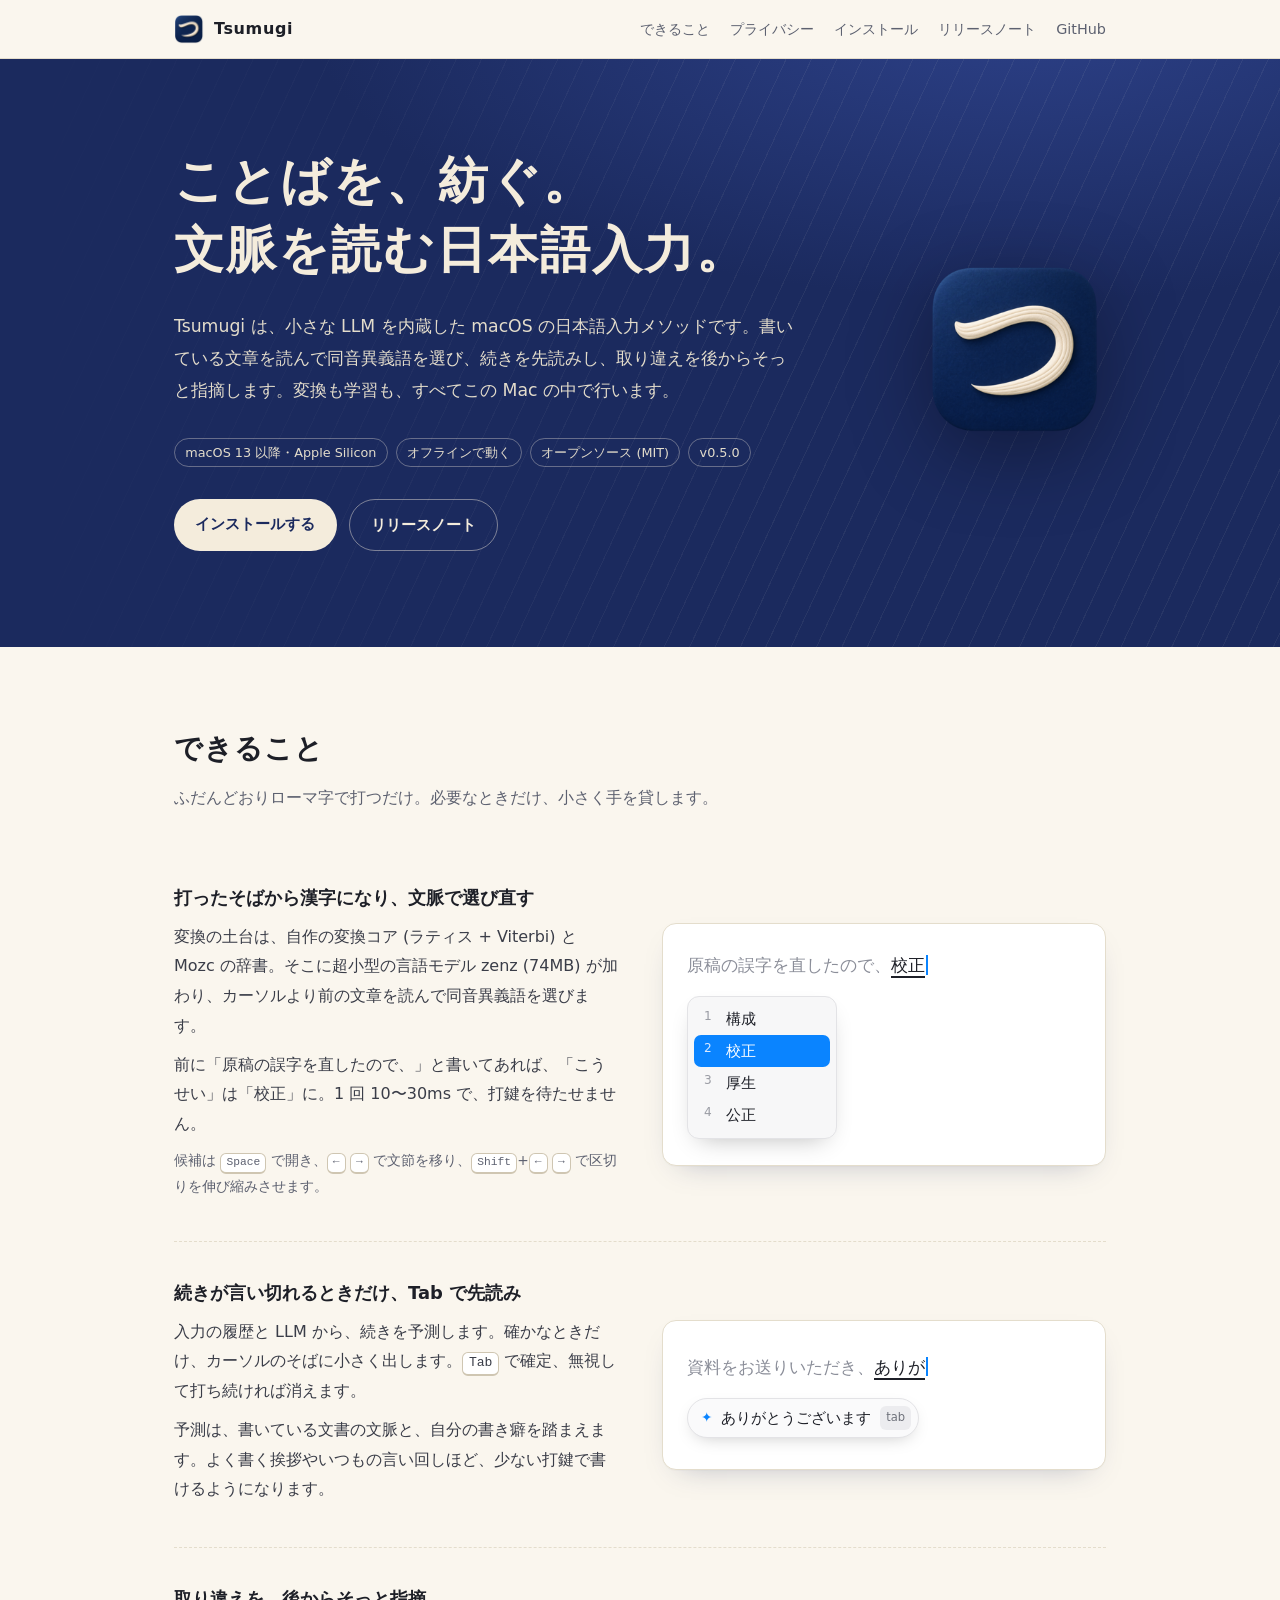
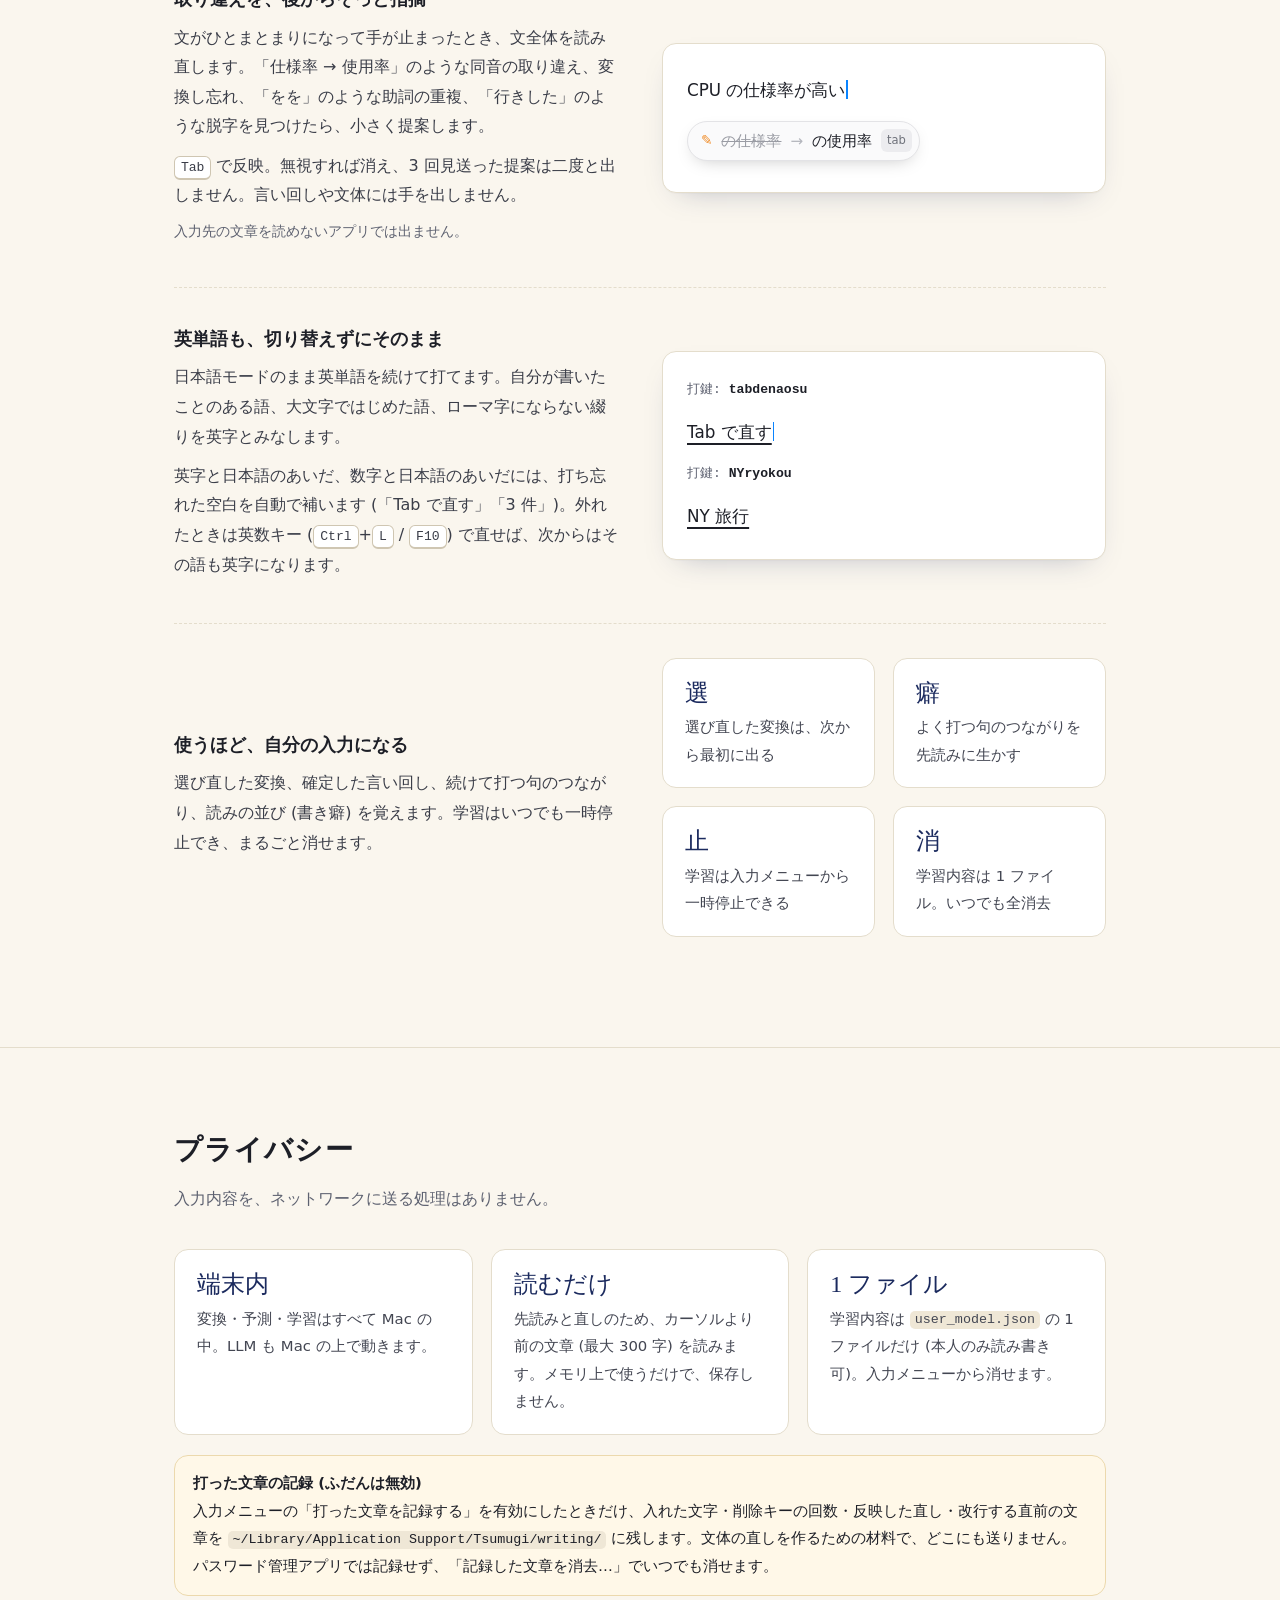
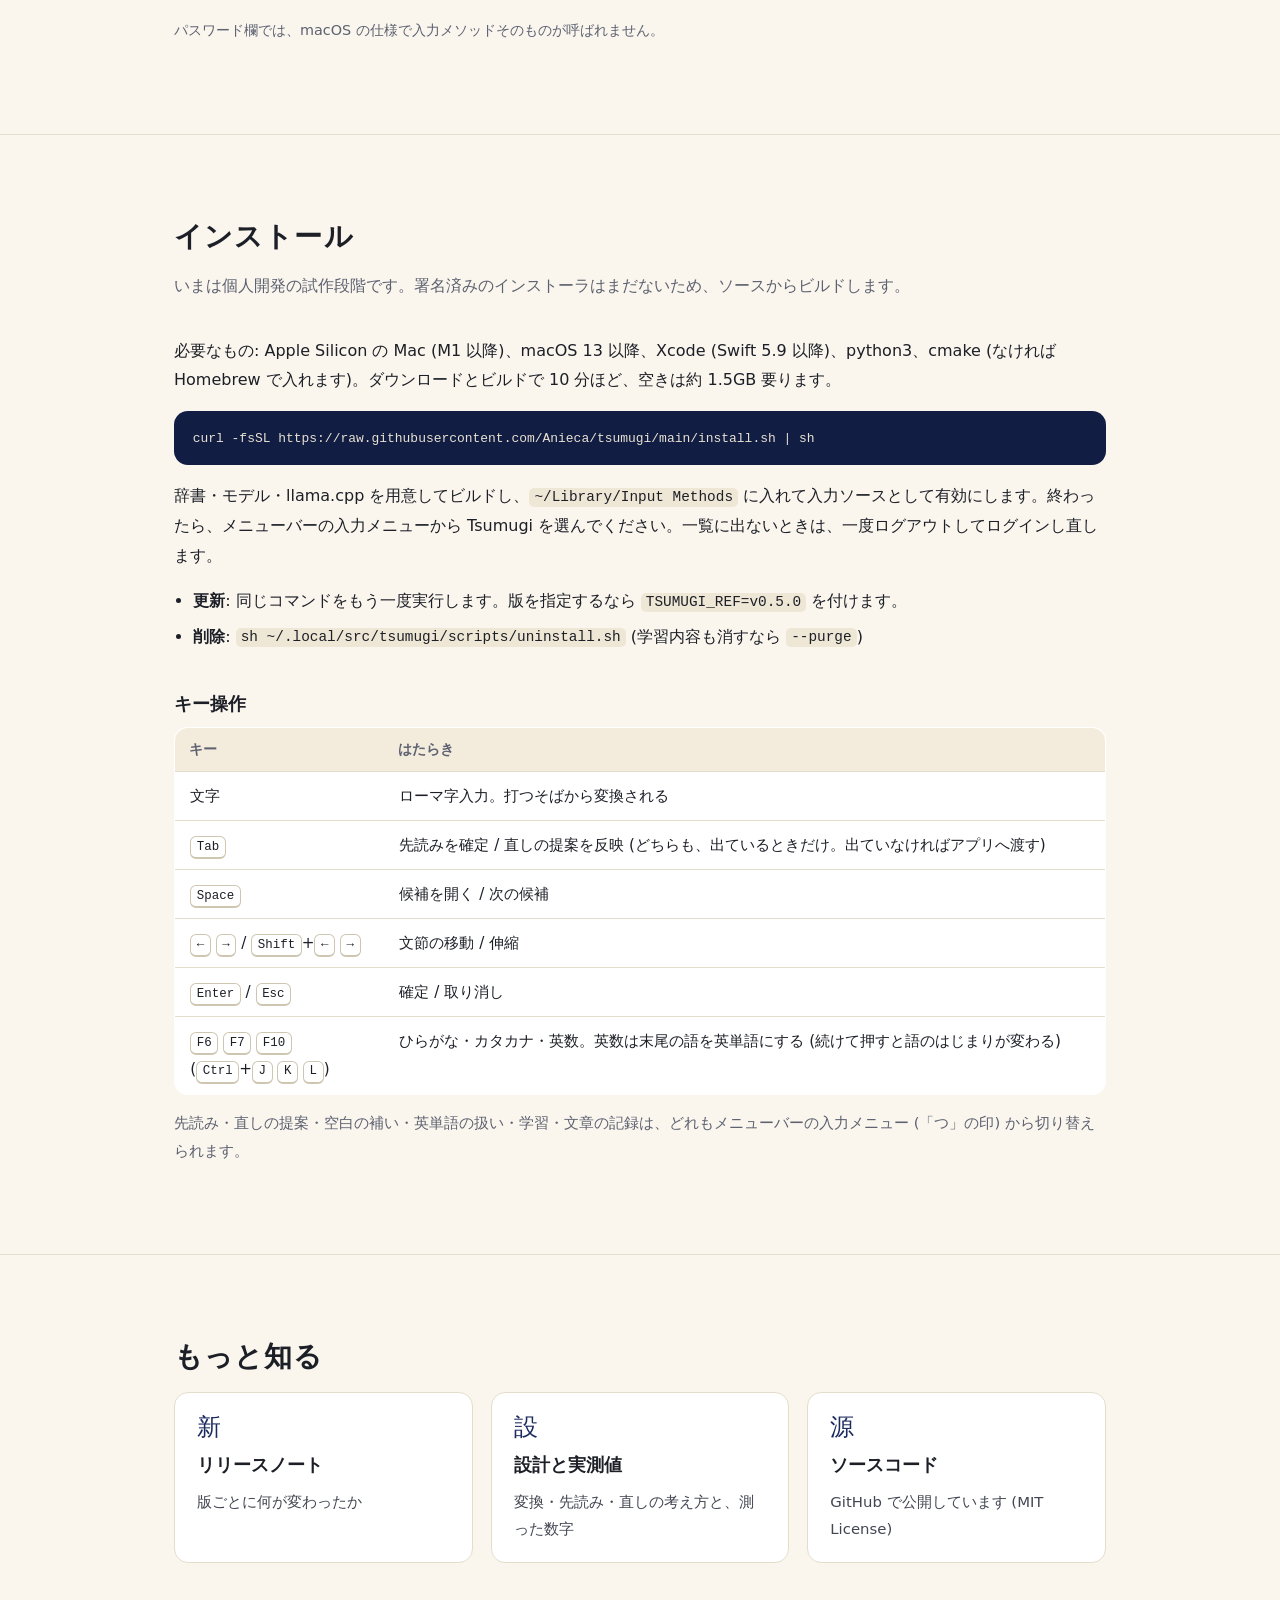
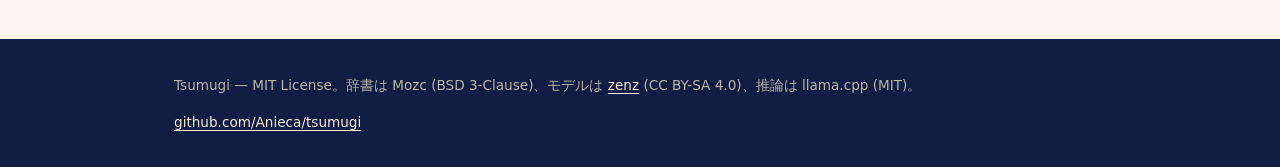
<file: docs/index.html>
<!DOCTYPE html>
<html lang="ja">
<head>
<meta charset="utf-8">
<meta name="viewport" content="width=device-width, initial-scale=1">
<title>Tsumugi — ローカル LLM を内蔵した日本語入力メソッド</title>
<meta name="description" content="Tsumugi は、小さな LLM を内蔵した macOS の日本語入力メソッドです。文脈を読んで変換し、続きを先読みし、取り違えを後から指摘します。変換も学習もすべて Mac の中。">
<link rel="icon" href="images/icon.png">
<link rel="stylesheet" href="site.css">
</head>
<body>

<header class="top">
  <div class="wrap">
    <a class="brand" href="./"><img src="images/icon.png" alt="">Tsumugi</a>
    <nav>
      <a href="#features">できること</a>
      <a href="#privacy">プライバシー</a>
      <a href="#install">インストール</a>
      <a href="releases.html">リリースノート</a>
      <a href="https://github.com/Anieca/tsumugi">GitHub</a>
    </nav>
  </div>
</header>

<div class="hero">
  <div class="wrap">
    <div>
      <h1>ことばを、紡ぐ。<br>文脈を読む日本語入力。</h1>
      <p class="lead">Tsumugi は、小さな LLM を内蔵した macOS の日本語入力メソッドです。書いている文章を読んで同音異義語を選び、続きを先読みし、取り違えを後からそっと指摘します。変換も学習も、すべてこの Mac の中で行います。</p>
      <div class="badges">
        <span class="badge">macOS 13 以降・Apple Silicon</span>
        <span class="badge">オフラインで動く</span>
        <span class="badge">オープンソース (MIT)</span>
        <span class="badge">v0.5.0</span>
      </div>
      <div class="cta">
        <a class="btn primary" href="#install">インストールする</a>
        <a class="btn ghost" href="releases.html">リリースノート</a>
      </div>
    </div>
    <img class="icon" src="images/icon.png" alt="Tsumugi のアイコン。藍色の地に絹糸で描いた「つ」">
  </div>
</div>

<main>

<section id="features">
  <div class="wrap">
    <h2>できること</h2>
    <p class="sub">ふだんどおりローマ字で打つだけ。必要なときだけ、小さく手を貸します。</p>

    <div class="feature">
      <div>
        <h3>打ったそばから漢字になり、文脈で選び直す</h3>
        <p>変換の土台は、自作の変換コア (ラティス + Viterbi) と Mozc の辞書。そこに超小型の言語モデル zenz (74MB) が加わり、カーソルより前の文章を読んで同音異義語を選びます。</p>
        <p>前に「原稿の誤字を直したので、」と書いてあれば、「こうせい」は「校正」に。1 回 10〜30ms で、打鍵を待たせません。</p>
        <p class="note">候補は <kbd>Space</kbd> で開き、<kbd>←</kbd> <kbd>→</kbd> で文節を移り、<kbd>Shift</kbd>+<kbd>←</kbd> <kbd>→</kbd> で区切りを伸び縮みさせます。</p>
      </div>
      <div class="stage" aria-label="変換の例">
        <div class="doc"><span class="ctx">原稿の誤字を直したので、</span><span class="pre">校正</span><span class="caret"></span></div>
        <div class="cands" aria-hidden="true">
          <div><span>1</span>構成</div>
          <div class="on"><span>2</span>校正</div>
          <div><span>3</span>厚生</div>
          <div><span>4</span>公正</div>
        </div>
      </div>
    </div>

    <div class="feature">
      <div>
        <h3>続きが言い切れるときだけ、Tab で先読み</h3>
        <p>入力の履歴と LLM から、続きを予測します。確かなときだけ、カーソルのそばに小さく出します。<kbd>Tab</kbd> で確定、無視して打ち続ければ消えます。</p>
        <p>予測は、書いている文書の文脈と、自分の書き癖を踏まえます。よく書く挨拶やいつもの言い回しほど、少ない打鍵で書けるようになります。</p>
      </div>
      <div class="stage" aria-label="先読みの例">
        <div class="doc"><span class="ctx">資料をお送りいただき、</span><span class="pre">ありが</span><span class="caret"></span></div>
        <div class="pill"><span class="ico spark">✦</span><span>ありがとうございます</span><span class="key">tab</span></div>
      </div>
    </div>

    <div class="feature">
      <div>
        <h3>取り違えを、後からそっと指摘</h3>
        <p>文がひとまとまりになって手が止まったとき、文全体を読み直します。「仕様率 → 使用率」のような同音の取り違え、変換し忘れ、「をを」のような助詞の重複、「行きした」のような脱字を見つけたら、小さく提案します。</p>
        <p><kbd>Tab</kbd> で反映。無視すれば消え、3 回見送った提案は二度と出しません。言い回しや文体には手を出しません。</p>
        <p class="note">入力先の文章を読めないアプリでは出ません。</p>
      </div>
      <div class="stage" aria-label="直しの提案の例">
        <div class="doc">CPU の仕様率が高い<span class="caret"></span></div>
        <div class="pill"><span class="ico fix">✎</span><span class="from">の仕様率</span><span class="arrow">→</span><span>の使用率</span><span class="key">tab</span></div>
      </div>
    </div>

    <div class="feature">
      <div>
        <h3>英単語も、切り替えずにそのまま</h3>
        <p>日本語モードのまま英単語を続けて打てます。自分が書いたことのある語、大文字ではじめた語、ローマ字にならない綴りを英字とみなします。</p>
        <p>英字と日本語のあいだ、数字と日本語のあいだには、打ち忘れた空白を自動で補います (「Tab で直す」「3 件」)。外れたときは英数キー (<kbd>Ctrl</kbd>+<kbd>L</kbd> / <kbd>F10</kbd>) で直せば、次からはその語も英字になります。</p>
      </div>
      <div class="stage" aria-label="英単語の例">
        <div class="typed">打鍵: <b>tabdenaosu</b></div>
        <div class="doc"><span class="pre">Tab で直す</span><span class="caret"></span></div>
        <div class="typed">打鍵: <b>NYryokou</b></div>
        <div class="doc"><span class="pre">NY 旅行</span></div>
      </div>
    </div>

    <div class="feature">
      <div>
        <h3>使うほど、自分の入力になる</h3>
        <p>選び直した変換、確定した言い回し、続けて打つ句のつながり、読みの並び (書き癖) を覚えます。学習はいつでも一時停止でき、まるごと消せます。</p>
      </div>
      <div class="grid3" style="grid-template-columns:1fr 1fr">
        <div class="card"><div class="mark">選</div><p>選び直した変換は、次から最初に出る</p></div>
        <div class="card"><div class="mark">癖</div><p>よく打つ句のつながりを先読みに生かす</p></div>
        <div class="card"><div class="mark">止</div><p>学習は入力メニューから一時停止できる</p></div>
        <div class="card"><div class="mark">消</div><p>学習内容は 1 ファイル。いつでも全消去</p></div>
      </div>
    </div>
  </div>
</section>

<section id="privacy">
  <div class="wrap">
    <h2>プライバシー</h2>
    <p class="sub">入力内容を、ネットワークに送る処理はありません。</p>
    <div class="grid3">
      <div class="card">
        <div class="mark">端末内</div>
        <p>変換・予測・学習はすべて Mac の中。LLM も Mac の上で動きます。</p>
      </div>
      <div class="card">
        <div class="mark">読むだけ</div>
        <p>先読みと直しのため、カーソルより前の文章 (最大 300 字) を読みます。メモリ上で使うだけで、保存しません。</p>
      </div>
      <div class="card">
        <div class="mark">1 ファイル</div>
        <p>学習内容は <code>user_model.json</code> の 1 ファイルだけ (本人のみ読み書き可)。入力メニューから消せます。</p>
      </div>
    </div>
    <div class="callout">
      <strong>打った文章の記録 (ふだんは無効)</strong><br>
      入力メニューの「打った文章を記録する」を有効にしたときだけ、入れた文字・削除キーの回数・反映した直し・改行する直前の文章を <code>~/Library/Application Support/Tsumugi/writing/</code> に残します。文体の直しを作るための材料で、どこにも送りません。パスワード管理アプリでは記録せず、「記録した文章を消去…」でいつでも消せます。
    </div>
    <p style="font-size:.9rem;color:var(--muted)">パスワード欄では、macOS の仕様で入力メソッドそのものが呼ばれません。</p>
  </div>
</section>

<section id="install">
  <div class="wrap">
    <h2>インストール</h2>
    <p class="sub">いまは個人開発の試作段階です。署名済みのインストーラはまだないため、ソースからビルドします。</p>

    <p>必要なもの: Apple Silicon の Mac (M1 以降)、macOS 13 以降、Xcode (Swift 5.9 以降)、python3、cmake (なければ Homebrew で入れます)。ダウンロードとビルドで 10 分ほど、空きは約 1.5GB 要ります。</p>
    <pre><code>curl -fsSL https://raw.githubusercontent.com/Anieca/tsumugi/main/install.sh | sh</code></pre>
    <p>辞書・モデル・llama.cpp を用意してビルドし、<code>~/Library/Input Methods</code> に入れて入力ソースとして有効にします。終わったら、メニューバーの入力メニューから Tsumugi を選んでください。一覧に出ないときは、一度ログアウトしてログインし直します。</p>
    <ul class="plain">
      <li><strong>更新</strong>: 同じコマンドをもう一度実行します。版を指定するなら <code>TSUMUGI_REF=v0.5.0</code> を付けます。</li>
      <li><strong>削除</strong>: <code>sh ~/.local/src/tsumugi/scripts/uninstall.sh</code> (学習内容も消すなら <code>--purge</code>)</li>
    </ul>

    <h3 style="margin-top:2em">キー操作</h3>
    <table>
      <tr><th>キー</th><th>はたらき</th></tr>
      <tr><td>文字</td><td>ローマ字入力。打つそばから変換される</td></tr>
      <tr><td><kbd>Tab</kbd></td><td>先読みを確定 / 直しの提案を反映 (どちらも、出ているときだけ。出ていなければアプリへ渡す)</td></tr>
      <tr><td><kbd>Space</kbd></td><td>候補を開く / 次の候補</td></tr>
      <tr><td><kbd>←</kbd> <kbd>→</kbd> / <kbd>Shift</kbd>+<kbd>←</kbd> <kbd>→</kbd></td><td>文節の移動 / 伸縮</td></tr>
      <tr><td><kbd>Enter</kbd> / <kbd>Esc</kbd></td><td>確定 / 取り消し</td></tr>
      <tr><td><kbd>F6</kbd> <kbd>F7</kbd> <kbd>F10</kbd><br>(<kbd>Ctrl</kbd>+<kbd>J</kbd> <kbd>K</kbd> <kbd>L</kbd>)</td><td>ひらがな・カタカナ・英数。英数は末尾の語を英単語にする (続けて押すと語のはじまりが変わる)</td></tr>
    </table>
    <p style="font-size:.92rem;color:var(--muted)">先読み・直しの提案・空白の補い・英単語の扱い・学習・文章の記録は、どれもメニューバーの入力メニュー (「つ」の印) から切り替えられます。</p>
  </div>
</section>

<section id="more">
  <div class="wrap">
    <h2>もっと知る</h2>
    <div class="grid3">
      <a class="card" href="releases.html" style="text-decoration:none;color:inherit"><div class="mark">新</div><h3>リリースノート</h3><p>版ごとに何が変わったか</p></a>
      <a class="card" href="https://github.com/Anieca/tsumugi/blob/main/docs/DESIGN.md" style="text-decoration:none;color:inherit"><div class="mark">設</div><h3>設計と実測値</h3><p>変換・先読み・直しの考え方と、測った数字</p></a>
      <a class="card" href="https://github.com/Anieca/tsumugi" style="text-decoration:none;color:inherit"><div class="mark">源</div><h3>ソースコード</h3><p>GitHub で公開しています (MIT License)</p></a>
    </div>
  </div>
</section>

</main>

<footer>
  <div class="wrap">
    <span>Tsumugi — MIT License。辞書は Mozc (BSD 3-Clause)、モデルは <a href="https://huggingface.co/Miwa-Keita/zenz-v3.2-small-gguf">zenz</a> (CC BY-SA 4.0)、推論は llama.cpp (MIT)。</span>
    <a href="https://github.com/Anieca/tsumugi">github.com/Anieca/tsumugi</a>
  </div>
</footer>

</body>
</html>
</file>
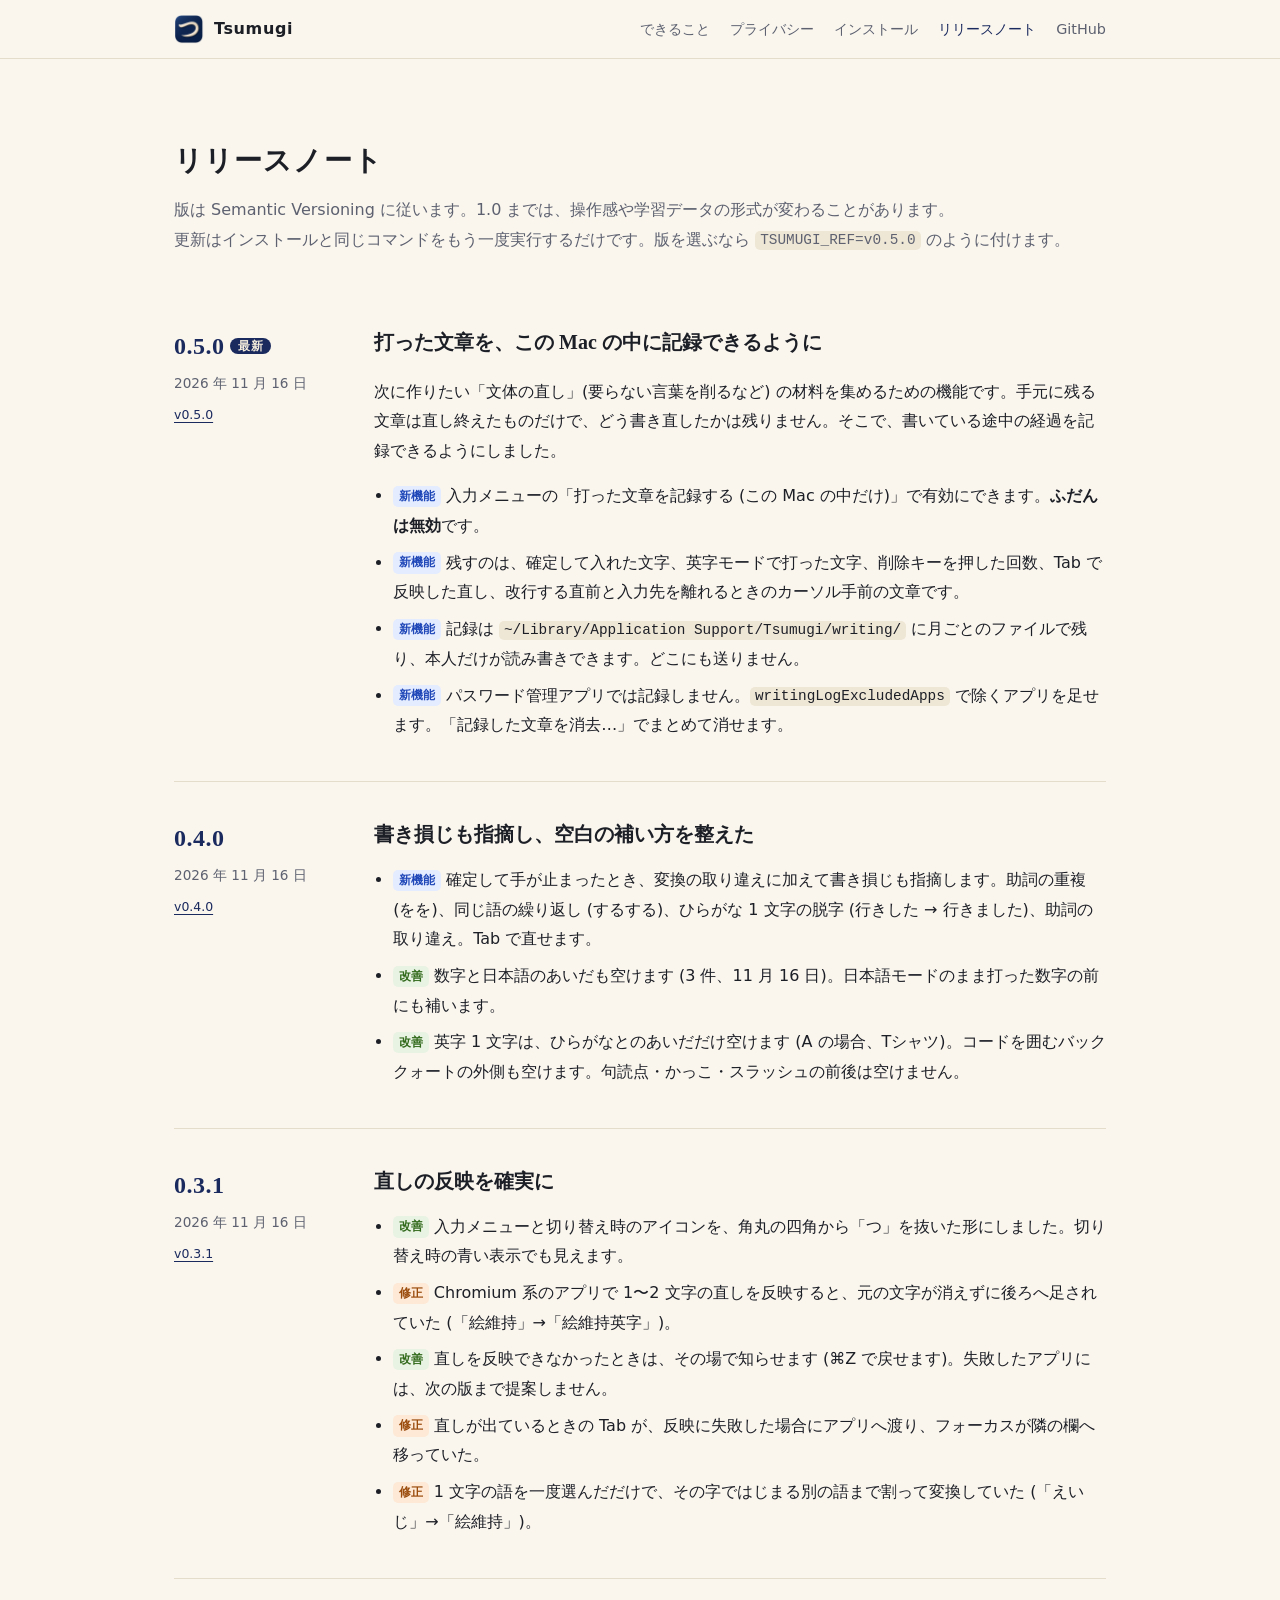
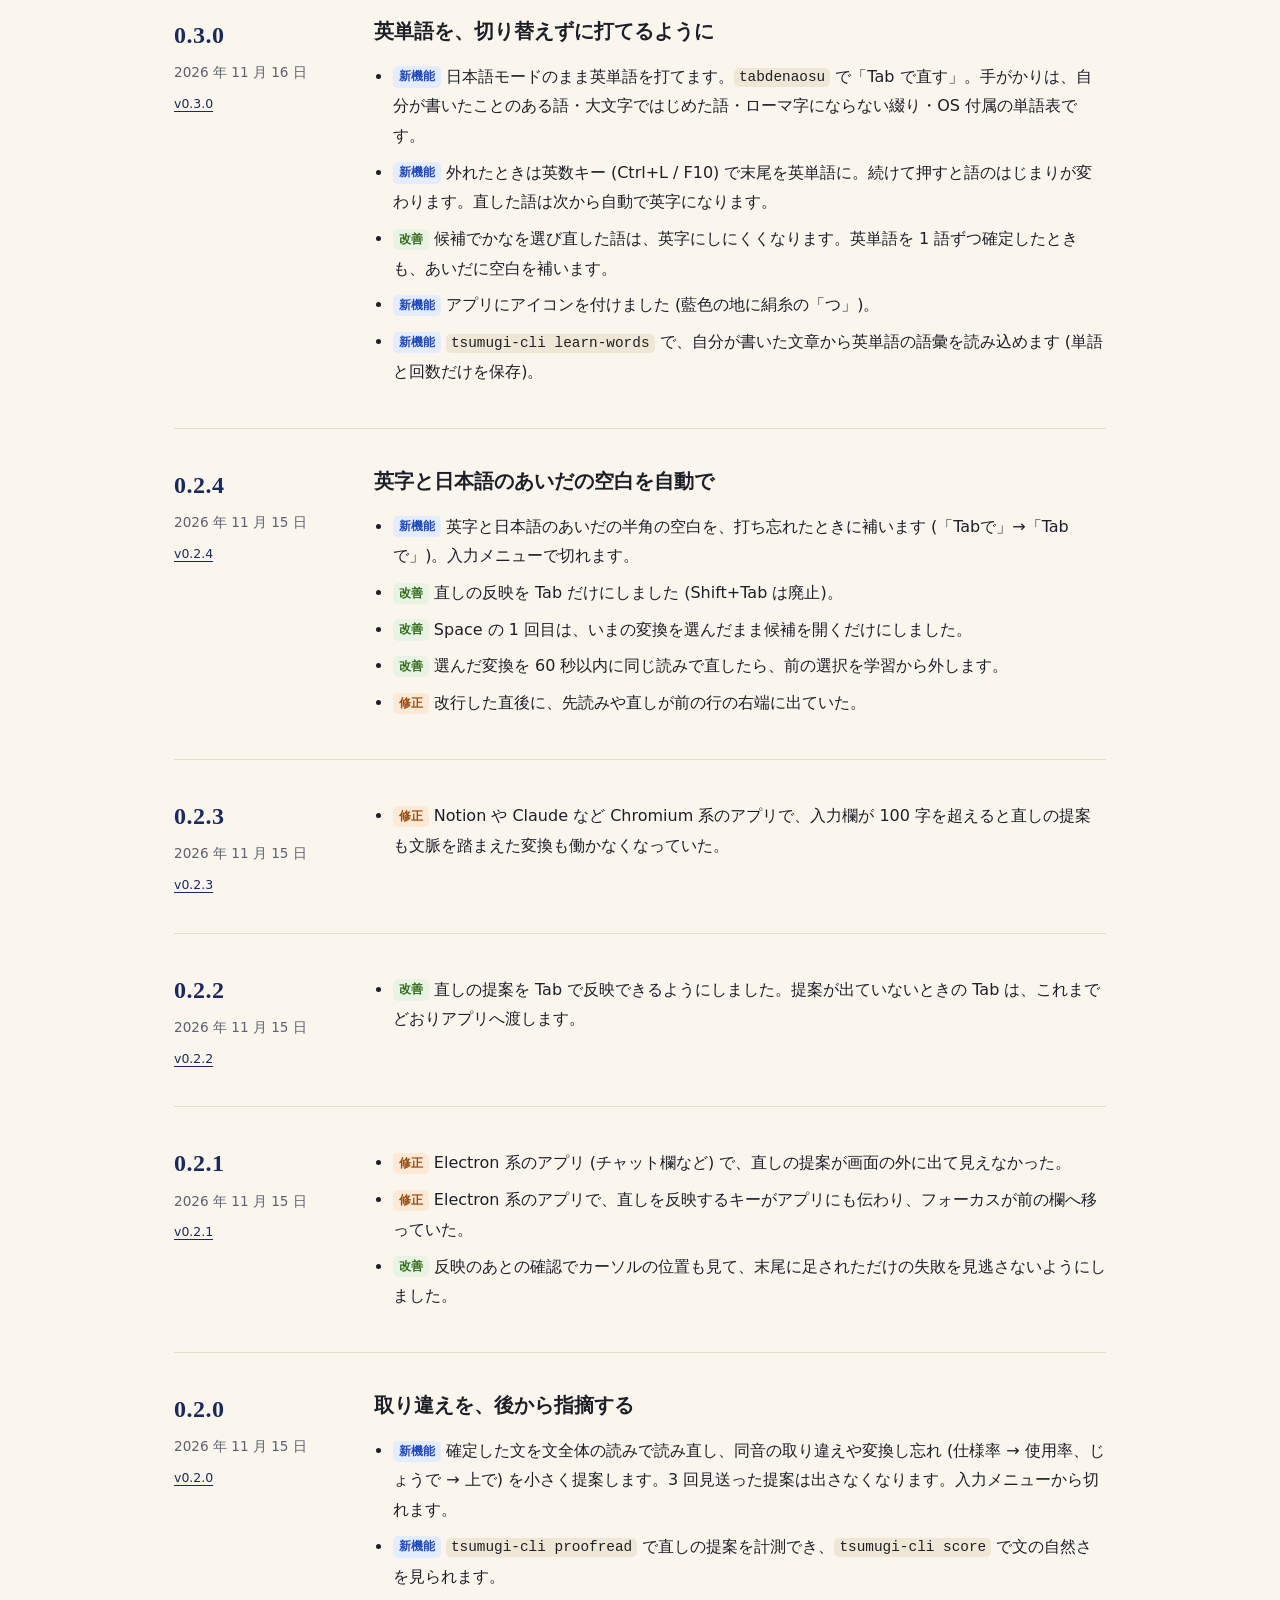
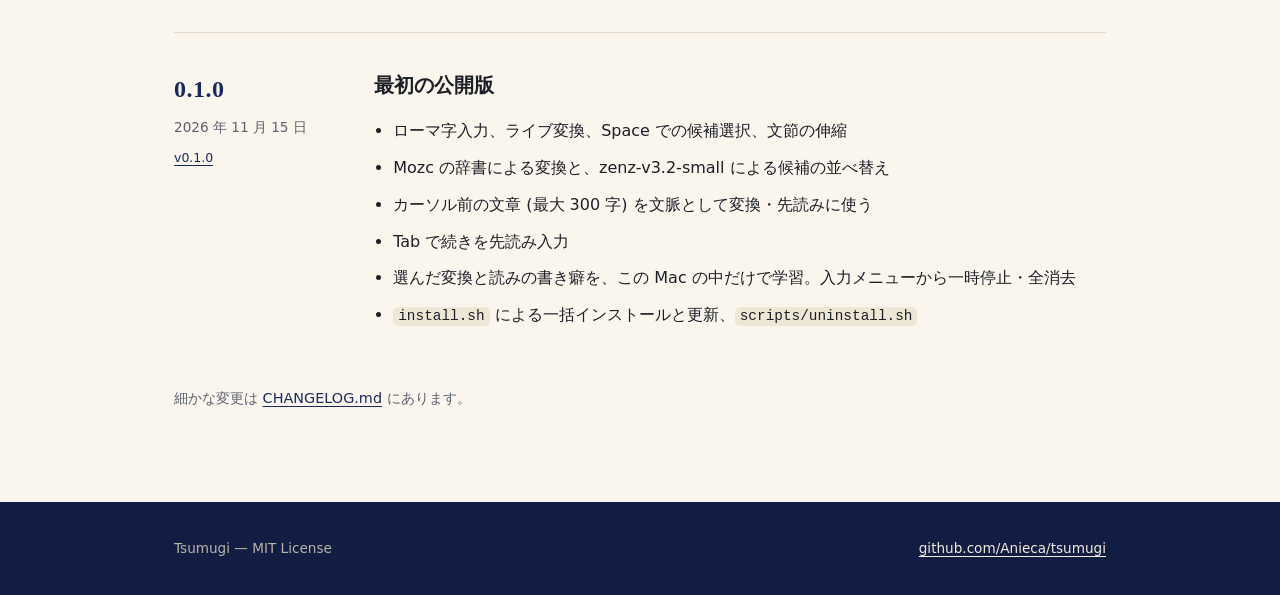
<file: docs/releases.html>
<!DOCTYPE html>
<html lang="ja">
<head>
<meta charset="utf-8">
<meta name="viewport" content="width=device-width, initial-scale=1">
<title>リリースノート — Tsumugi</title>
<meta name="description" content="Tsumugi の版ごとの変更点。">
<link rel="icon" href="images/icon.png">
<link rel="stylesheet" href="site.css">
</head>
<body>

<header class="top">
  <div class="wrap">
    <a class="brand" href="./"><img src="images/icon.png" alt="">Tsumugi</a>
    <nav>
      <a href="./#features">できること</a>
      <a href="./#privacy">プライバシー</a>
      <a href="./#install">インストール</a>
      <a href="releases.html" aria-current="page">リリースノート</a>
      <a href="https://github.com/Anieca/tsumugi">GitHub</a>
    </nav>
  </div>
</header>

<main>
<section>
  <div class="wrap">
    <h2>リリースノート</h2>
    <p class="sub">版は Semantic Versioning に従います。1.0 までは、操作感や学習データの形式が変わることがあります。<br>
    更新はインストールと同じコマンドをもう一度実行するだけです。版を選ぶなら <code>TSUMUGI_REF=v0.5.0</code> のように付けます。</p>

    <article class="release" id="v0.5.0">
      <div class="ver"><strong>0.5.0<span class="latest">最新</span></strong><time datetime="2026-11-16">2026 年 11 月 16 日</time><br><a class="tag" href="https://github.com/Anieca/tsumugi/tree/v0.5.0">v0.5.0</a></div>
      <div>
        <h3>打った文章を、この Mac の中に記録できるように</h3>
        <p>次に作りたい「文体の直し」(要らない言葉を削るなど) の材料を集めるための機能です。手元に残る文章は直し終えたものだけで、どう書き直したかは残りません。そこで、書いている途中の経過を記録できるようにしました。</p>
        <ul>
          <li><span class="kind new">新機能</span>入力メニューの「打った文章を記録する (この Mac の中だけ)」で有効にできます。<strong>ふだんは無効</strong>です。</li>
          <li><span class="kind new">新機能</span>残すのは、確定して入れた文字、英字モードで打った文字、削除キーを押した回数、Tab で反映した直し、改行する直前と入力先を離れるときのカーソル手前の文章です。</li>
          <li><span class="kind new">新機能</span>記録は <code>~/Library/Application Support/Tsumugi/writing/</code> に月ごとのファイルで残り、本人だけが読み書きできます。どこにも送りません。</li>
          <li><span class="kind new">新機能</span>パスワード管理アプリでは記録しません。<code>writingLogExcludedApps</code> で除くアプリを足せます。「記録した文章を消去…」でまとめて消せます。</li>
        </ul>
      </div>
    </article>

    <article class="release" id="v0.4.0">
      <div class="ver"><strong>0.4.0</strong><time datetime="2026-11-16">2026 年 11 月 16 日</time><br><a class="tag" href="https://github.com/Anieca/tsumugi/tree/v0.4.0">v0.4.0</a></div>
      <div>
        <h3>書き損じも指摘し、空白の補い方を整えた</h3>
        <ul>
          <li><span class="kind new">新機能</span>確定して手が止まったとき、変換の取り違えに加えて書き損じも指摘します。助詞の重複 (をを)、同じ語の繰り返し (するする)、ひらがな 1 文字の脱字 (行きした → 行きました)、助詞の取り違え。Tab で直せます。</li>
          <li><span class="kind chg">改善</span>数字と日本語のあいだも空けます (3 件、11 月 16 日)。日本語モードのまま打った数字の前にも補います。</li>
          <li><span class="kind chg">改善</span>英字 1 文字は、ひらがなとのあいだだけ空けます (A の場合、Tシャツ)。コードを囲むバッククォートの外側も空けます。句読点・かっこ・スラッシュの前後は空けません。</li>
        </ul>
      </div>
    </article>

    <article class="release" id="v0.3.1">
      <div class="ver"><strong>0.3.1</strong><time datetime="2026-11-16">2026 年 11 月 16 日</time><br><a class="tag" href="https://github.com/Anieca/tsumugi/tree/v0.3.1">v0.3.1</a></div>
      <div>
        <h3>直しの反映を確実に</h3>
        <ul>
          <li><span class="kind chg">改善</span>入力メニューと切り替え時のアイコンを、角丸の四角から「つ」を抜いた形にしました。切り替え時の青い表示でも見えます。</li>
          <li><span class="kind fix">修正</span>Chromium 系のアプリで 1〜2 文字の直しを反映すると、元の文字が消えずに後ろへ足されていた (「絵維持」→「絵維持英字」)。</li>
          <li><span class="kind chg">改善</span>直しを反映できなかったときは、その場で知らせます (⌘Z で戻せます)。失敗したアプリには、次の版まで提案しません。</li>
          <li><span class="kind fix">修正</span>直しが出ているときの Tab が、反映に失敗した場合にアプリへ渡り、フォーカスが隣の欄へ移っていた。</li>
          <li><span class="kind fix">修正</span>1 文字の語を一度選んだだけで、その字ではじまる別の語まで割って変換していた (「えいじ」→「絵維持」)。</li>
        </ul>
      </div>
    </article>

    <article class="release" id="v0.3.0">
      <div class="ver"><strong>0.3.0</strong><time datetime="2026-11-16">2026 年 11 月 16 日</time><br><a class="tag" href="https://github.com/Anieca/tsumugi/tree/v0.3.0">v0.3.0</a></div>
      <div>
        <h3>英単語を、切り替えずに打てるように</h3>
        <ul>
          <li><span class="kind new">新機能</span>日本語モードのまま英単語を打てます。<code>tabdenaosu</code> で「Tab で直す」。手がかりは、自分が書いたことのある語・大文字ではじめた語・ローマ字にならない綴り・OS 付属の単語表です。</li>
          <li><span class="kind new">新機能</span>外れたときは英数キー (Ctrl+L / F10) で末尾を英単語に。続けて押すと語のはじまりが変わります。直した語は次から自動で英字になります。</li>
          <li><span class="kind chg">改善</span>候補でかなを選び直した語は、英字にしにくくなります。英単語を 1 語ずつ確定したときも、あいだに空白を補います。</li>
          <li><span class="kind new">新機能</span>アプリにアイコンを付けました (藍色の地に絹糸の「つ」)。</li>
          <li><span class="kind new">新機能</span><code>tsumugi-cli learn-words</code> で、自分が書いた文章から英単語の語彙を読み込めます (単語と回数だけを保存)。</li>
        </ul>
      </div>
    </article>

    <article class="release" id="v0.2.4">
      <div class="ver"><strong>0.2.4</strong><time datetime="2026-11-15">2026 年 11 月 15 日</time><br><a class="tag" href="https://github.com/Anieca/tsumugi/tree/v0.2.4">v0.2.4</a></div>
      <div>
        <h3>英字と日本語のあいだの空白を自動で</h3>
        <ul>
          <li><span class="kind new">新機能</span>英字と日本語のあいだの半角の空白を、打ち忘れたときに補います (「Tabで」→「Tab で」)。入力メニューで切れます。</li>
          <li><span class="kind chg">改善</span>直しの反映を Tab だけにしました (Shift+Tab は廃止)。</li>
          <li><span class="kind chg">改善</span>Space の 1 回目は、いまの変換を選んだまま候補を開くだけにしました。</li>
          <li><span class="kind chg">改善</span>選んだ変換を 60 秒以内に同じ読みで直したら、前の選択を学習から外します。</li>
          <li><span class="kind fix">修正</span>改行した直後に、先読みや直しが前の行の右端に出ていた。</li>
        </ul>
      </div>
    </article>

    <article class="release" id="v0.2.3">
      <div class="ver"><strong>0.2.3</strong><time datetime="2026-11-15">2026 年 11 月 15 日</time><br><a class="tag" href="https://github.com/Anieca/tsumugi/tree/v0.2.3">v0.2.3</a></div>
      <div>
        <ul>
          <li><span class="kind fix">修正</span>Notion や Claude など Chromium 系のアプリで、入力欄が 100 字を超えると直しの提案も文脈を踏まえた変換も働かなくなっていた。</li>
        </ul>
      </div>
    </article>

    <article class="release" id="v0.2.2">
      <div class="ver"><strong>0.2.2</strong><time datetime="2026-11-15">2026 年 11 月 15 日</time><br><a class="tag" href="https://github.com/Anieca/tsumugi/tree/v0.2.2">v0.2.2</a></div>
      <div>
        <ul>
          <li><span class="kind chg">改善</span>直しの提案を Tab で反映できるようにしました。提案が出ていないときの Tab は、これまでどおりアプリへ渡します。</li>
        </ul>
      </div>
    </article>

    <article class="release" id="v0.2.1">
      <div class="ver"><strong>0.2.1</strong><time datetime="2026-11-15">2026 年 11 月 15 日</time><br><a class="tag" href="https://github.com/Anieca/tsumugi/tree/v0.2.1">v0.2.1</a></div>
      <div>
        <ul>
          <li><span class="kind fix">修正</span>Electron 系のアプリ (チャット欄など) で、直しの提案が画面の外に出て見えなかった。</li>
          <li><span class="kind fix">修正</span>Electron 系のアプリで、直しを反映するキーがアプリにも伝わり、フォーカスが前の欄へ移っていた。</li>
          <li><span class="kind chg">改善</span>反映のあとの確認でカーソルの位置も見て、末尾に足されただけの失敗を見逃さないようにしました。</li>
        </ul>
      </div>
    </article>

    <article class="release" id="v0.2.0">
      <div class="ver"><strong>0.2.0</strong><time datetime="2026-11-15">2026 年 11 月 15 日</time><br><a class="tag" href="https://github.com/Anieca/tsumugi/tree/v0.2.0">v0.2.0</a></div>
      <div>
        <h3>取り違えを、後から指摘する</h3>
        <ul>
          <li><span class="kind new">新機能</span>確定した文を文全体の読みで読み直し、同音の取り違えや変換し忘れ (仕様率 → 使用率、じょうで → 上で) を小さく提案します。3 回見送った提案は出さなくなります。入力メニューから切れます。</li>
          <li><span class="kind new">新機能</span><code>tsumugi-cli proofread</code> で直しの提案を計測でき、<code>tsumugi-cli score</code> で文の自然さを見られます。</li>
        </ul>
      </div>
    </article>

    <article class="release" id="v0.1.0">
      <div class="ver"><strong>0.1.0</strong><time datetime="2026-11-15">2026 年 11 月 15 日</time><br><a class="tag" href="https://github.com/Anieca/tsumugi/tree/v0.1.0">v0.1.0</a></div>
      <div>
        <h3>最初の公開版</h3>
        <ul>
          <li>ローマ字入力、ライブ変換、Space での候補選択、文節の伸縮</li>
          <li>Mozc の辞書による変換と、zenz-v3.2-small による候補の並べ替え</li>
          <li>カーソル前の文章 (最大 300 字) を文脈として変換・先読みに使う</li>
          <li>Tab で続きを先読み入力</li>
          <li>選んだ変換と読みの書き癖を、この Mac の中だけで学習。入力メニューから一時停止・全消去</li>
          <li><code>install.sh</code> による一括インストールと更新、<code>scripts/uninstall.sh</code></li>
        </ul>
      </div>
    </article>

    <p style="font-size:.9rem;color:var(--muted)">細かな変更は <a href="https://github.com/Anieca/tsumugi/blob/main/CHANGELOG.md">CHANGELOG.md</a> にあります。</p>
  </div>
</section>
</main>

<footer>
  <div class="wrap">
    <span>Tsumugi — MIT License</span>
    <a href="https://github.com/Anieca/tsumugi">github.com/Anieca/tsumugi</a>
  </div>
</footer>

</body>
</html>
</file>
<file: docs/site.css>
:root {
  --ai: #1b2a5e;          /* 藍 */
  --ai-deep: #121d44;
  --silk: #f4ecdc;        /* 絹 */
  --silk-soft: #faf6ee;
  --ink: #1d1f27;
  --muted: #5d6170;
  --line: #e4ddcc;
  --accent: #0a84ff;      /* macOS の選択色 (ピルの再現用) */
  --fix: #f08a24;
  --radius: 14px;
  --font: "Hiragino Sans", "Hiragino Kaku Gothic ProN", "Noto Sans JP", system-ui, sans-serif;
  --serif: "Hiragino Mincho ProN", "Yu Mincho", "Noto Serif JP", serif;
  --mono: ui-monospace, "SF Mono", Menlo, monospace;
}

* { box-sizing: border-box; }
html { -webkit-text-size-adjust: 100%; }
body {
  margin: 0;
  font-family: var(--font);
  color: var(--ink);
  background: var(--silk-soft);
  line-height: 1.85;
  font-feature-settings: "palt";
}
a { color: var(--ai); text-underline-offset: 3px; }
a:hover { color: var(--accent); }
code, kbd, pre { font-family: var(--mono); font-size: .9em; }
code { background: #efe7d6; padding: .1em .35em; border-radius: 5px; }
kbd {
  display: inline-block; min-width: 1.6em; text-align: center;
  padding: .05em .45em; border: 1px solid #cfc6b2; border-bottom-width: 2px;
  border-radius: 6px; background: #fff; font-size: .82em; line-height: 1.5;
}
pre {
  background: var(--ai-deep); color: #e8e2d2; padding: 1.1em 1.3em;
  border-radius: var(--radius); overflow-x: auto; line-height: 1.6; margin: 1em 0;
}
pre code { background: none; padding: 0; color: inherit; }

.wrap { max-width: 980px; margin: 0 auto; padding: 0 24px; }

/* ヘッダー */
.top { position: sticky; top: 0; z-index: 10; background: rgba(250, 246, 238, .88); backdrop-filter: blur(10px); border-bottom: 1px solid var(--line); }
.top .wrap { display: flex; align-items: center; gap: 18px; height: 58px; }
.brand { display: flex; align-items: center; gap: 10px; font-weight: 700; text-decoration: none; color: var(--ink); letter-spacing: .04em; }
.brand img { width: 30px; height: 30px; }
.top nav { margin-left: auto; display: flex; gap: 20px; font-size: .9rem; }
.top nav a { text-decoration: none; color: var(--muted); }
.top nav a:hover, .top nav a[aria-current] { color: var(--ai); }

/* 冒頭 */
.hero {
  background: radial-gradient(1200px 500px at 80% -10%, #2d4189 0%, transparent 60%), var(--ai);
  color: var(--silk); padding: 88px 0 96px; position: relative; overflow: hidden;
}
.hero::after { /* 絹糸の筋 */
  content: ""; position: absolute; inset: 0; pointer-events: none; opacity: .12;
  background: repeating-linear-gradient(115deg, transparent 0 22px, rgba(244, 236, 220, .5) 22px 23px);
  mask-image: linear-gradient(90deg, transparent, #000 60%);
}
.hero .wrap { position: relative; z-index: 1; display: grid; grid-template-columns: 1fr auto; gap: 40px; align-items: center; }
.hero h1 { font-family: var(--serif); font-weight: 600; font-size: clamp(2rem, 4.6vw, 3.1rem); line-height: 1.4; margin: 0 0 .5em; letter-spacing: .04em; }
.hero p.lead { font-size: 1.08rem; max-width: 36em; margin: 0 0 1.8em; color: #e3dccb; }
.hero .icon { width: 180px; height: 180px; filter: drop-shadow(0 20px 40px rgba(0, 0, 0, .35)); }
.badges { display: flex; flex-wrap: wrap; gap: 8px; margin-bottom: 2em; }
.badge { font-size: .8rem; border: 1px solid rgba(244, 236, 220, .35); border-radius: 999px; padding: .15em .8em; color: #e3dccb; }
.cta { display: flex; flex-wrap: wrap; gap: 12px; }
.btn { display: inline-block; padding: .7em 1.4em; border-radius: 999px; text-decoration: none; font-weight: 600; font-size: .95rem; }
.btn.primary { background: var(--silk); color: var(--ai); }
.btn.primary:hover { background: #fff; color: var(--ai); }
.btn.ghost { color: var(--silk); border: 1px solid rgba(244, 236, 220, .45); }
.btn.ghost:hover { background: rgba(255, 255, 255, .08); color: #fff; }

/* 節 */
section { padding: 76px 0; scroll-margin-top: 58px; }
.release { scroll-margin-top: 70px; }
section + section { border-top: 1px solid var(--line); }
h2 { font-family: var(--serif); font-weight: 600; font-size: 1.75rem; letter-spacing: .04em; margin: 0 0 .3em; }
h2 + .sub { color: var(--muted); margin: 0 0 2.2em; }
h3 { font-size: 1.12rem; margin: 0 0 .4em; }

.feature { display: grid; grid-template-columns: 1fr 1fr; gap: 44px; align-items: center; padding: 34px 0; }
.feature + .feature { border-top: 1px dashed var(--line); }
.feature p { margin: 0 0 .6em; color: #3a3d48; }
.feature .note { font-size: .86rem; color: var(--muted); }

/* 画面の再現 */
.stage {
  background: #fff; border: 1px solid var(--line); border-radius: var(--radius);
  padding: 26px 24px; min-height: 150px; display: flex; flex-direction: column; justify-content: center; gap: 14px;
  box-shadow: 0 1px 0 rgba(0, 0, 0, .02), 0 12px 30px -18px rgba(27, 42, 94, .35);
  font-size: 1.05rem;
}
.doc { color: var(--ink); line-height: 1.9; }
.doc .ctx { color: #8b8e99; }
.pre { text-decoration: underline; text-decoration-thickness: 1.5px; text-underline-offset: 5px; }
.caret { display: inline-block; width: 1.5px; height: 1.15em; background: var(--accent); vertical-align: -.2em; margin-left: 1px; animation: blink 1.1s steps(1) infinite; }
@keyframes blink { 50% { opacity: 0; } }
.pill {
  align-self: flex-start; display: inline-flex; align-items: center; gap: 9px;
  border: 1px solid #e3e3e6; border-radius: 999px; padding: 5px 7px 5px 13px;
  background: #fafafb; box-shadow: 0 6px 18px -8px rgba(0, 0, 0, .25); font-size: .95rem;
}
.pill .ico { font-size: .9em; }
.pill .ico.spark { color: var(--accent); }
.pill .ico.fix { color: var(--fix); }
.pill .ghost { color: #8a8d96; }
.pill .from { color: #9a9ca4; text-decoration: line-through; }
.pill .arrow { color: #b4b6bd; }
.pill .key { font-family: var(--font); font-size: .72rem; color: #6f727b; background: #ececef; border-radius: 6px; padding: .1em .5em; }
.cands { align-self: flex-start; border: 1px solid #e3e3e6; border-radius: 12px; background: #f7f7f8; padding: 6px; font-size: .95rem; min-width: 150px; box-shadow: 0 10px 24px -12px rgba(0, 0, 0, .3); }
.cands div { padding: 2px 10px; border-radius: 7px; display: flex; gap: 12px; }
.cands div span { color: #9a9ca4; font-size: .8em; width: .8em; }
.cands .on { background: var(--accent); color: #fff; }
.cands .on span { color: #dbe9ff; }
.typed { font-family: var(--mono); font-size: .82rem; color: var(--muted); }
.typed b { color: var(--ink); font-weight: 600; }

/* 一覧 */
.grid3 { display: grid; grid-template-columns: repeat(3, 1fr); gap: 18px; }
.card { background: #fff; border: 1px solid var(--line); border-radius: var(--radius); padding: 22px 22px 18px; }
.card p { margin: 0; font-size: .93rem; color: #434652; }
.card .mark { font-family: var(--serif); font-size: 1.5rem; color: var(--ai); line-height: 1; margin-bottom: .4em; }

table { width: 100%; border-collapse: collapse; font-size: .95rem; background: #fff; border-radius: var(--radius); overflow: hidden; border: 1px solid var(--line); }
th, td { text-align: left; padding: .65em 1em; border-bottom: 1px solid var(--line); vertical-align: top; }
tr:last-child td { border-bottom: none; }
th { background: #f3ecdd; font-weight: 600; font-size: .85rem; color: var(--muted); }
td:first-child { white-space: nowrap; }

.callout { background: #fff8e8; border: 1px solid #ecd9ad; border-radius: var(--radius); padding: 14px 18px; font-size: .93rem; margin: 1.4em 0; }
ul.plain { padding-left: 1.2em; margin: .4em 0; }
ul.plain li { margin: .35em 0; }

/* リリースノート */
.release { display: grid; grid-template-columns: 170px 1fr; gap: 30px; padding: 34px 0; }
.release + .release { border-top: 1px solid var(--line); }
.release .ver { position: sticky; top: 76px; align-self: start; }
.release .ver strong { display: block; font-family: var(--serif); font-size: 1.5rem; color: var(--ai); letter-spacing: .02em; }
.release .ver time { color: var(--muted); font-size: .85rem; }
.release .ver .tag { display: inline-block; margin-top: .4em; font-size: .78rem; }
.release h3 { font-family: var(--serif); font-weight: 600; font-size: 1.25rem; margin: 0 0 .6em; }
.release ul { padding-left: 1.2em; margin: 0; }
.release li { margin: .45em 0; }
.release .kind { display: inline-block; font-size: .72rem; font-weight: 600; border-radius: 5px; padding: 0 .5em; margin-right: .45em; vertical-align: .12em; }
.kind.new { background: #e4ecff; color: #1f47b8; }
.kind.fix { background: #fde9d6; color: #9a4b0c; }
.kind.chg { background: #e9f3e4; color: #326a1c; }
.latest { font-size: .72rem; background: var(--ai); color: var(--silk); border-radius: 999px; padding: .1em .7em; margin-left: .5em; vertical-align: .3em; font-family: var(--font); }

footer { background: var(--ai-deep); color: #b9b4a6; font-size: .85rem; padding: 34px 0; }
footer a { color: var(--silk); }
footer .wrap { display: flex; flex-wrap: wrap; justify-content: space-between; gap: 12px; }

@media (max-width: 760px) {
  .hero { padding: 56px 0 64px; }
  .hero .wrap { grid-template-columns: 1fr; }
  .hero .icon { width: 96px; height: 96px; order: -1; }
  .feature { grid-template-columns: 1fr; gap: 20px; }
  .grid3 { grid-template-columns: 1fr; }
  .release { grid-template-columns: 1fr; gap: 8px; }
  .release .ver { position: static; }
  .top nav { gap: 14px; white-space: nowrap; }
  .top nav a:nth-child(-n+3) { display: none; }
  .hero h1 { word-break: keep-all; overflow-wrap: anywhere; }
  td:first-child { white-space: normal; }
}
</file>
